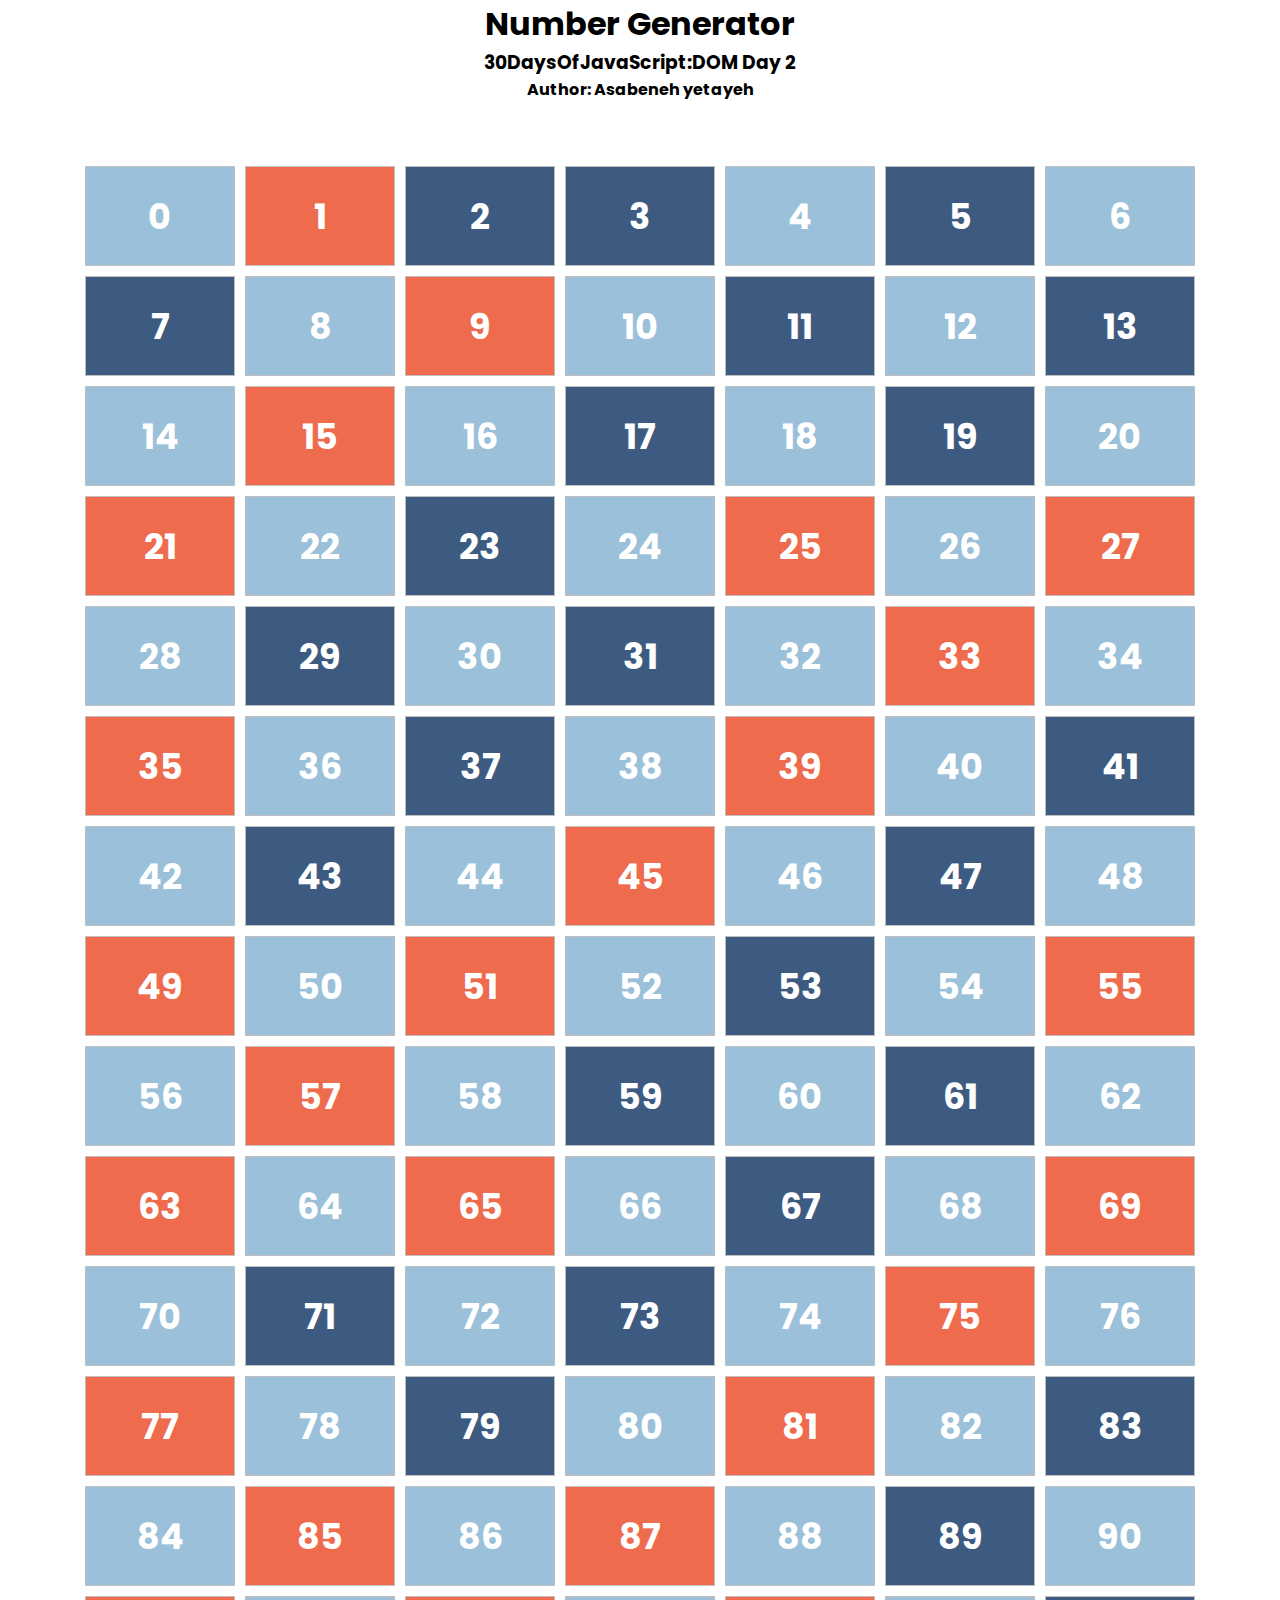
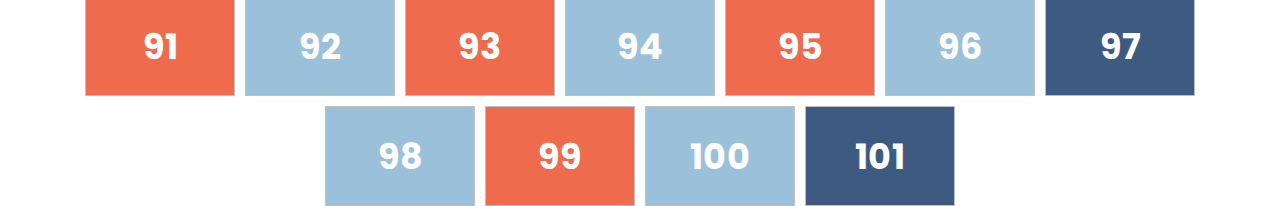
<file: project1/index.html>
<!DOCTYPE html>
<html lang="en">
  <head>
    <meta charset="UTF-8" />
    <meta http-equiv="X-UA-Compatible" content="IE=edge" />
    <meta name="viewport" content="width=device-width, initial-scale=1.0" />
    <link rel="stylesheet" href="index.css" />
    <link rel="preconnect" href="https://fonts.googleapis.com" />
    <link rel="preconnect" href="https://fonts.gstatic.com" crossorigin />
    <link
      href="https://fonts.googleapis.com/css2?family=Poppins:wght@300;400;600;700&display=swap"
      rel="stylesheet"
    />
    <title>30DaysOfScript</title>
  </head>
  <body>
    <div class="container">
      <h1>Number Generator</h1>
      <h3>30DaysOfJavaScript:DOM Day 2</h3>
      <h4>Author: Asabeneh yetayeh</h4>
    </div>

    <!--New-->
    <div class="numbers-container">
      <div class="numbers-wrapper"></div>
    </div>

    <script src="domMan.js"></script>
    
  </body>
</html>
</file>
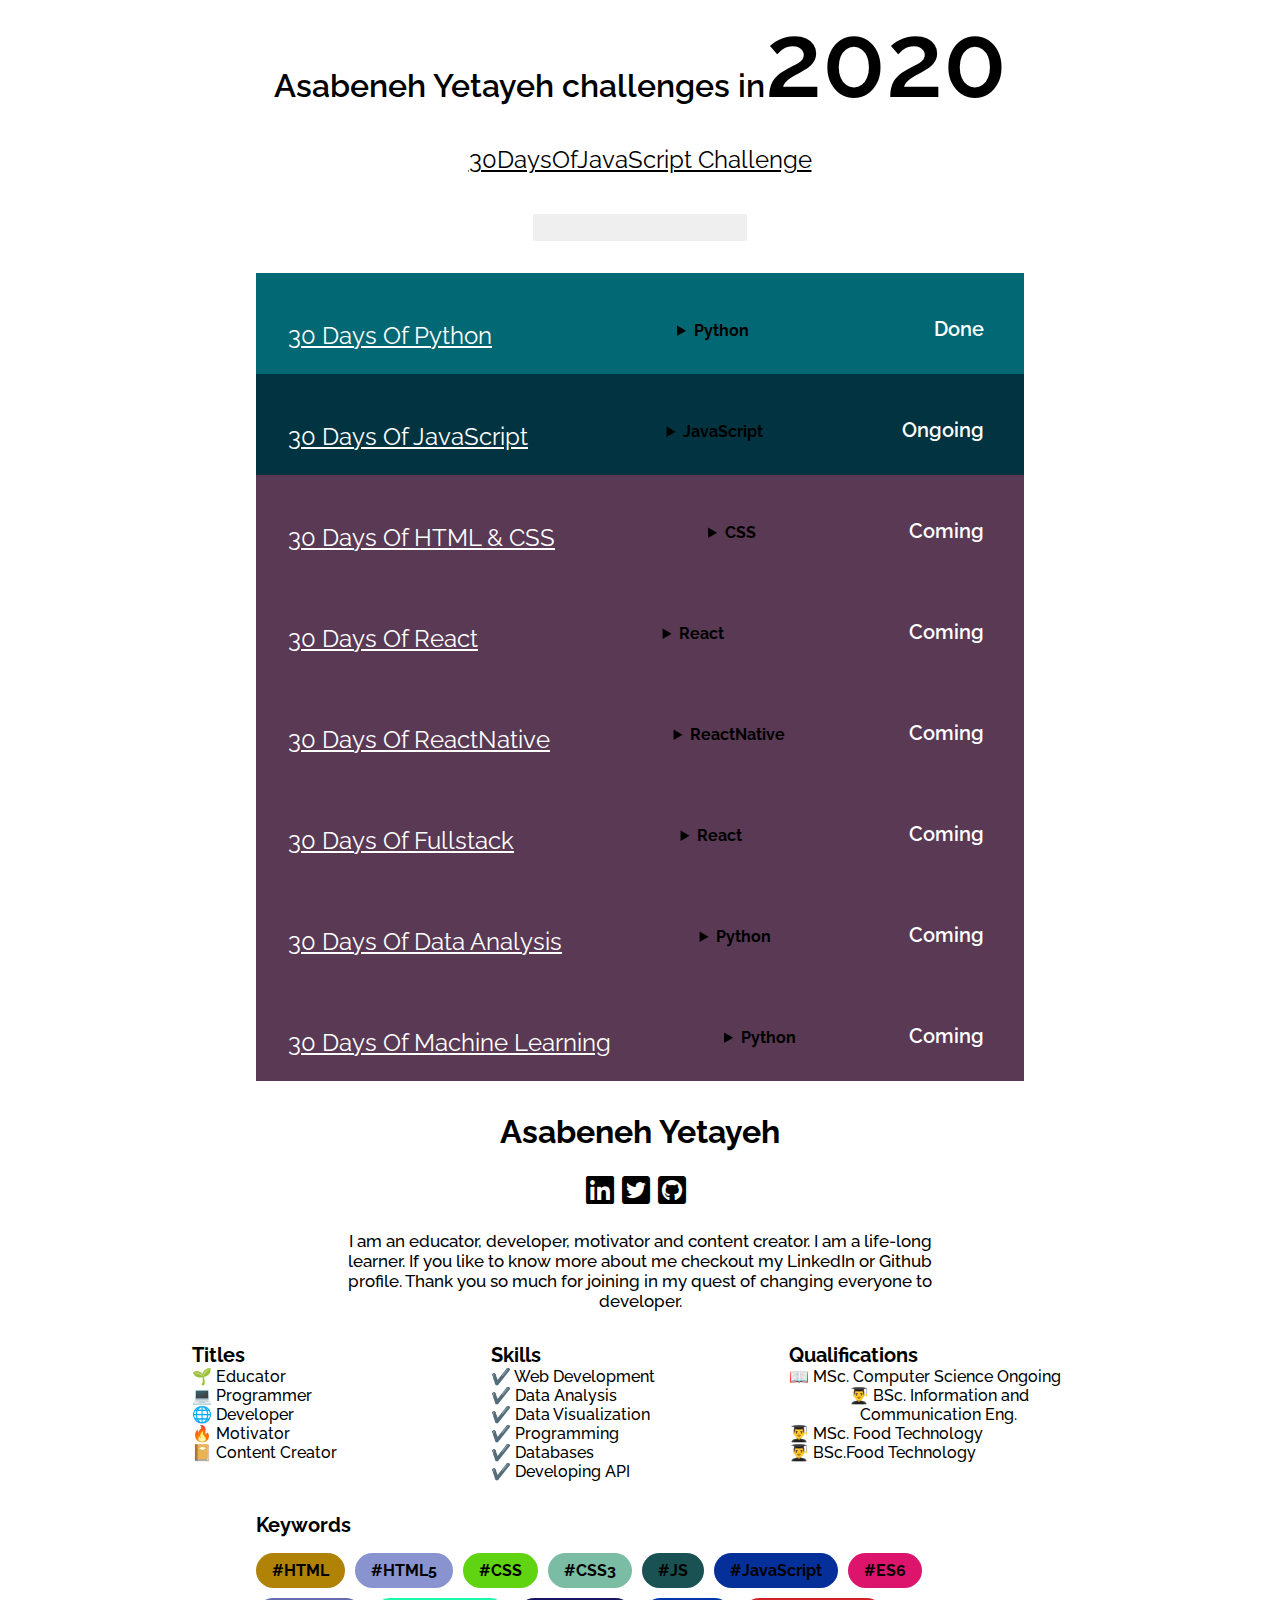
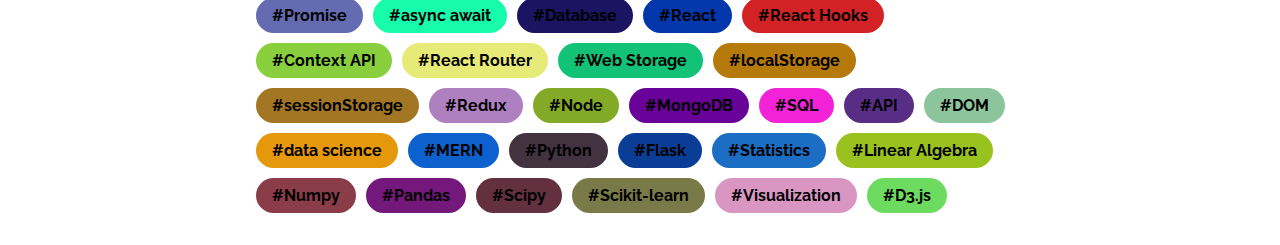
<file: project3/index.html>
<!DOCTYPE html>
<html lang="en">
  <head>
    <title>30DaysOfJavaScript:22 Day: Challenge Info</title>
    <meta charset="UTF-8">
    <link rel="preconnect" href="https://fonts.googleapis.com" />
    <link rel="preconnect" href="https://fonts.gstatic.com" crossorigin />
    <link rel="stylesheet" href="https://cdnjs.cloudflare.com/ajax/libs/font-awesome/5.15.1/css/all.min.css" />
    <link
      href="https://fonts.googleapis.com/css2?family=Raleway:wght@400;500;600;700;800&display=swap"
      rel="stylesheet"
    />
    <link rel="stylesheet" href="style.css" />
  </head>

  <body>
    <div class="wrapper">
      

      <ul>
        
      </ul>

      
    </div>

    
    <script src="project3.js"></script>
  </body>
</html>
</file>
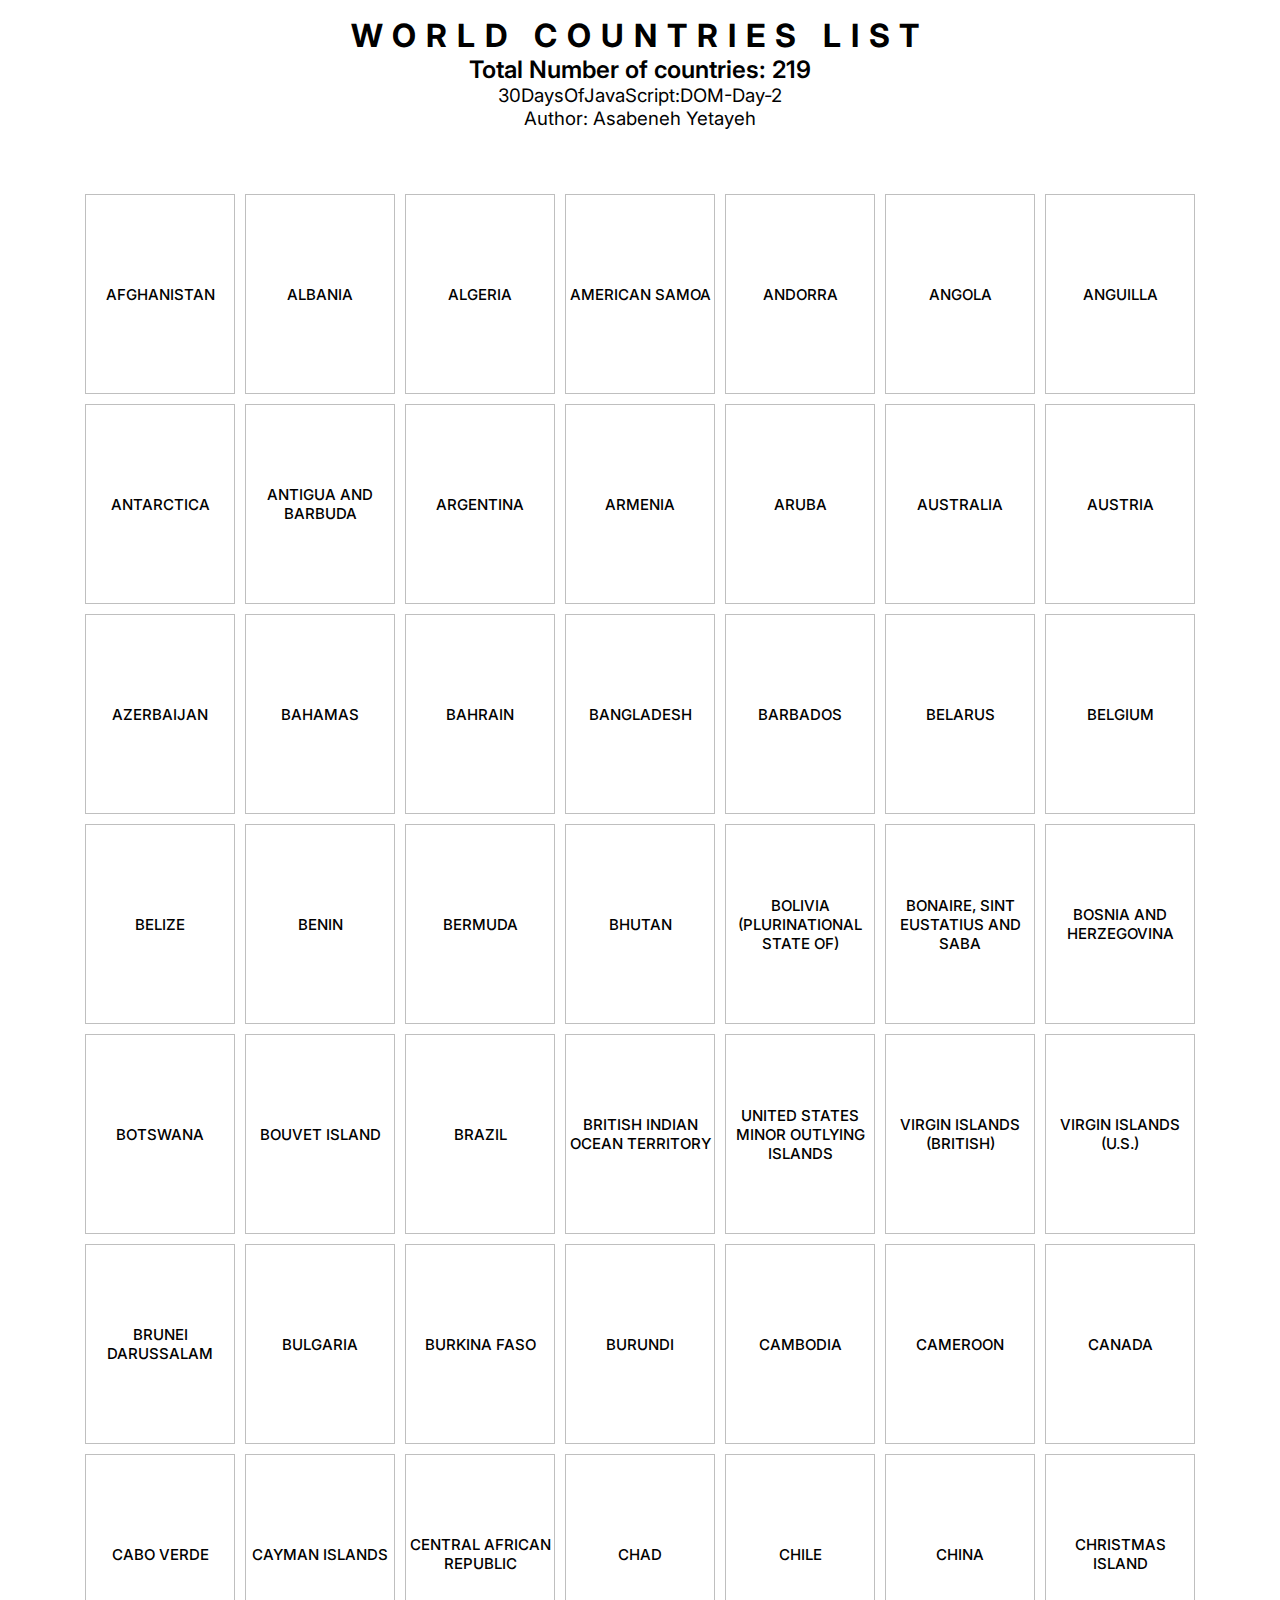
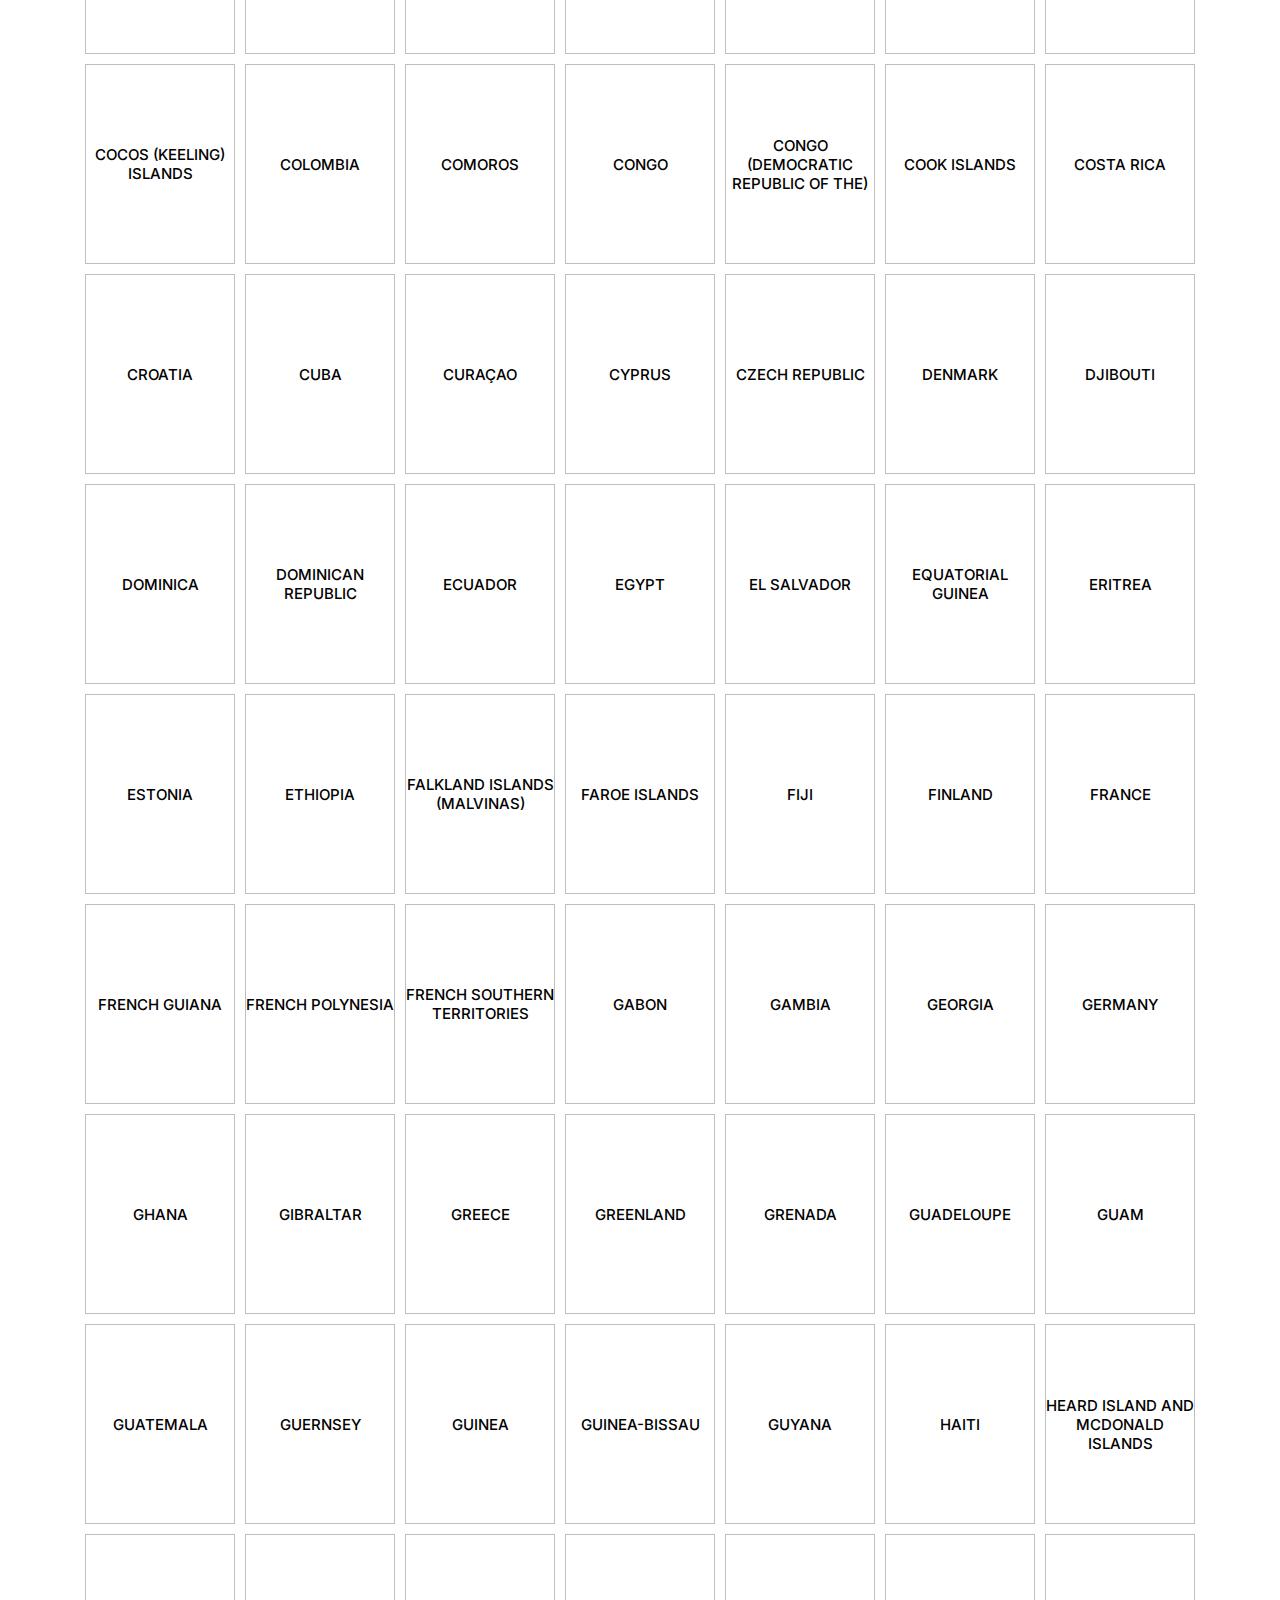
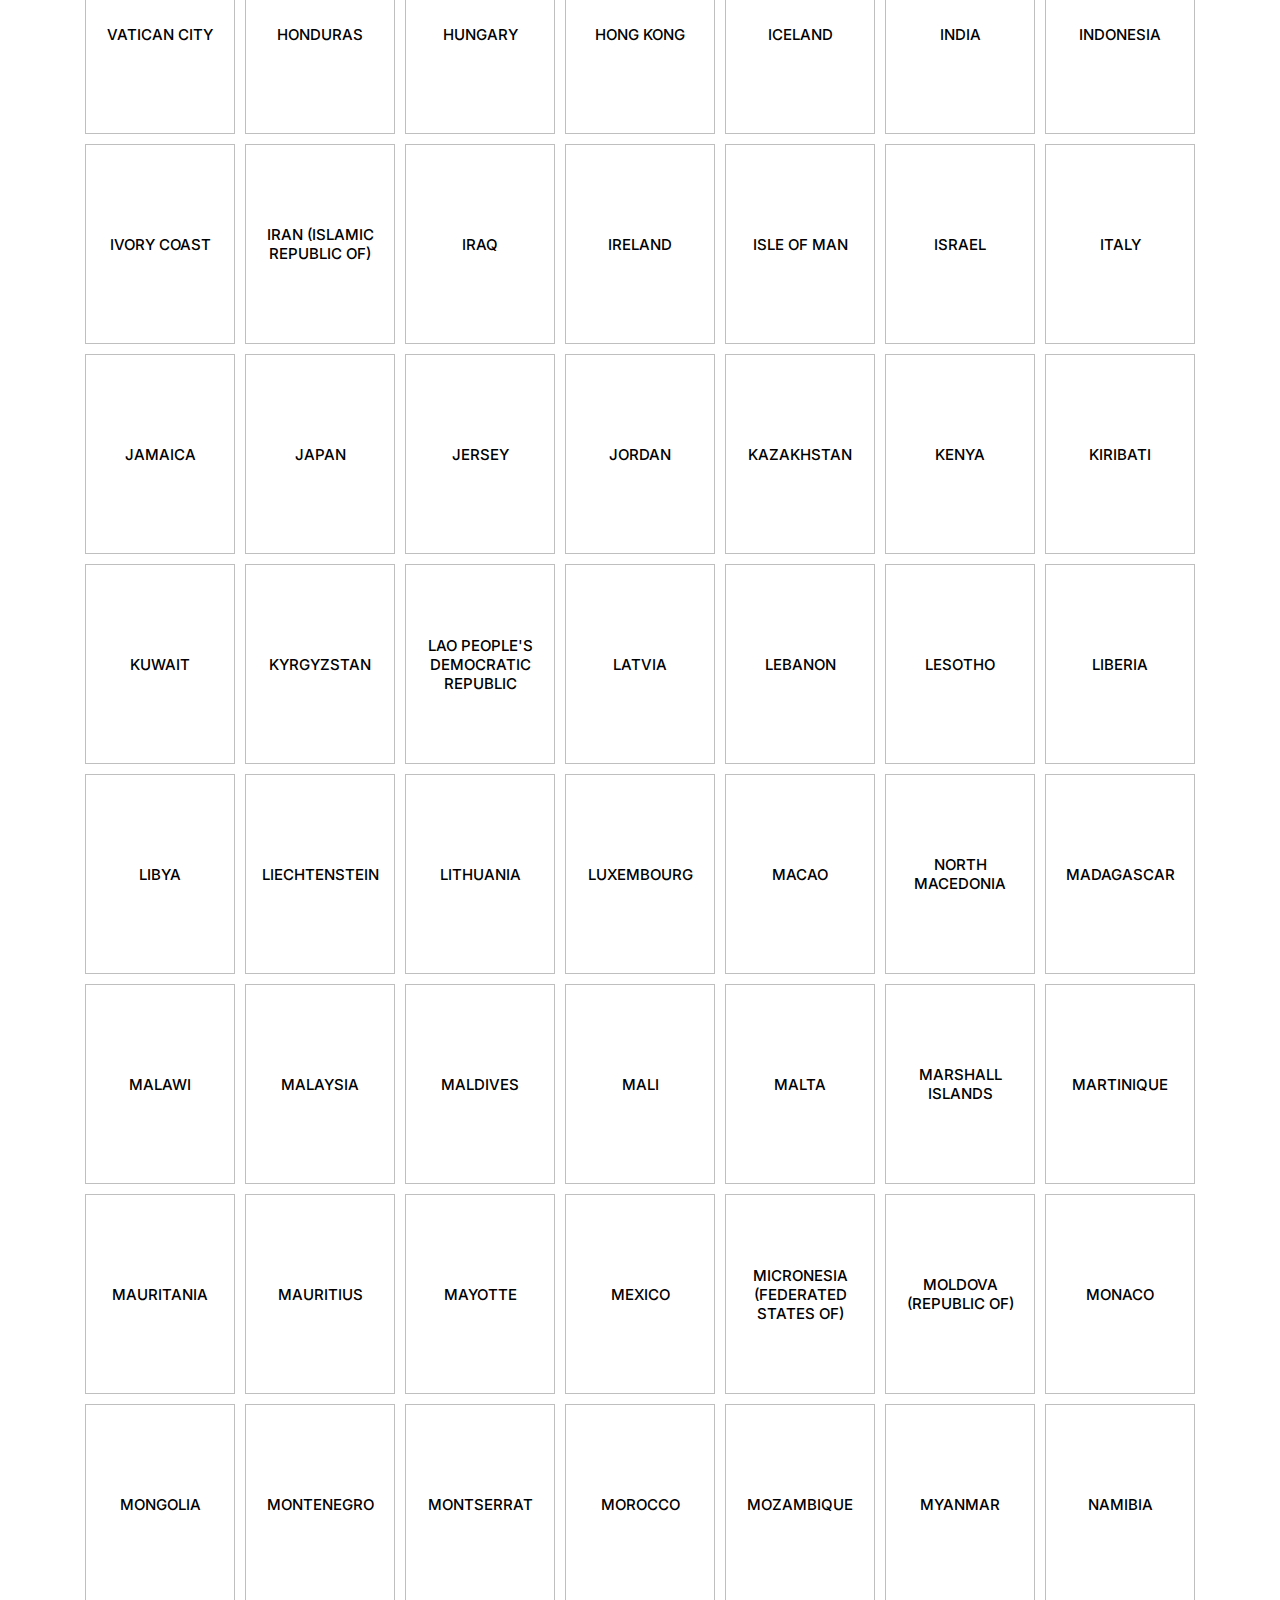
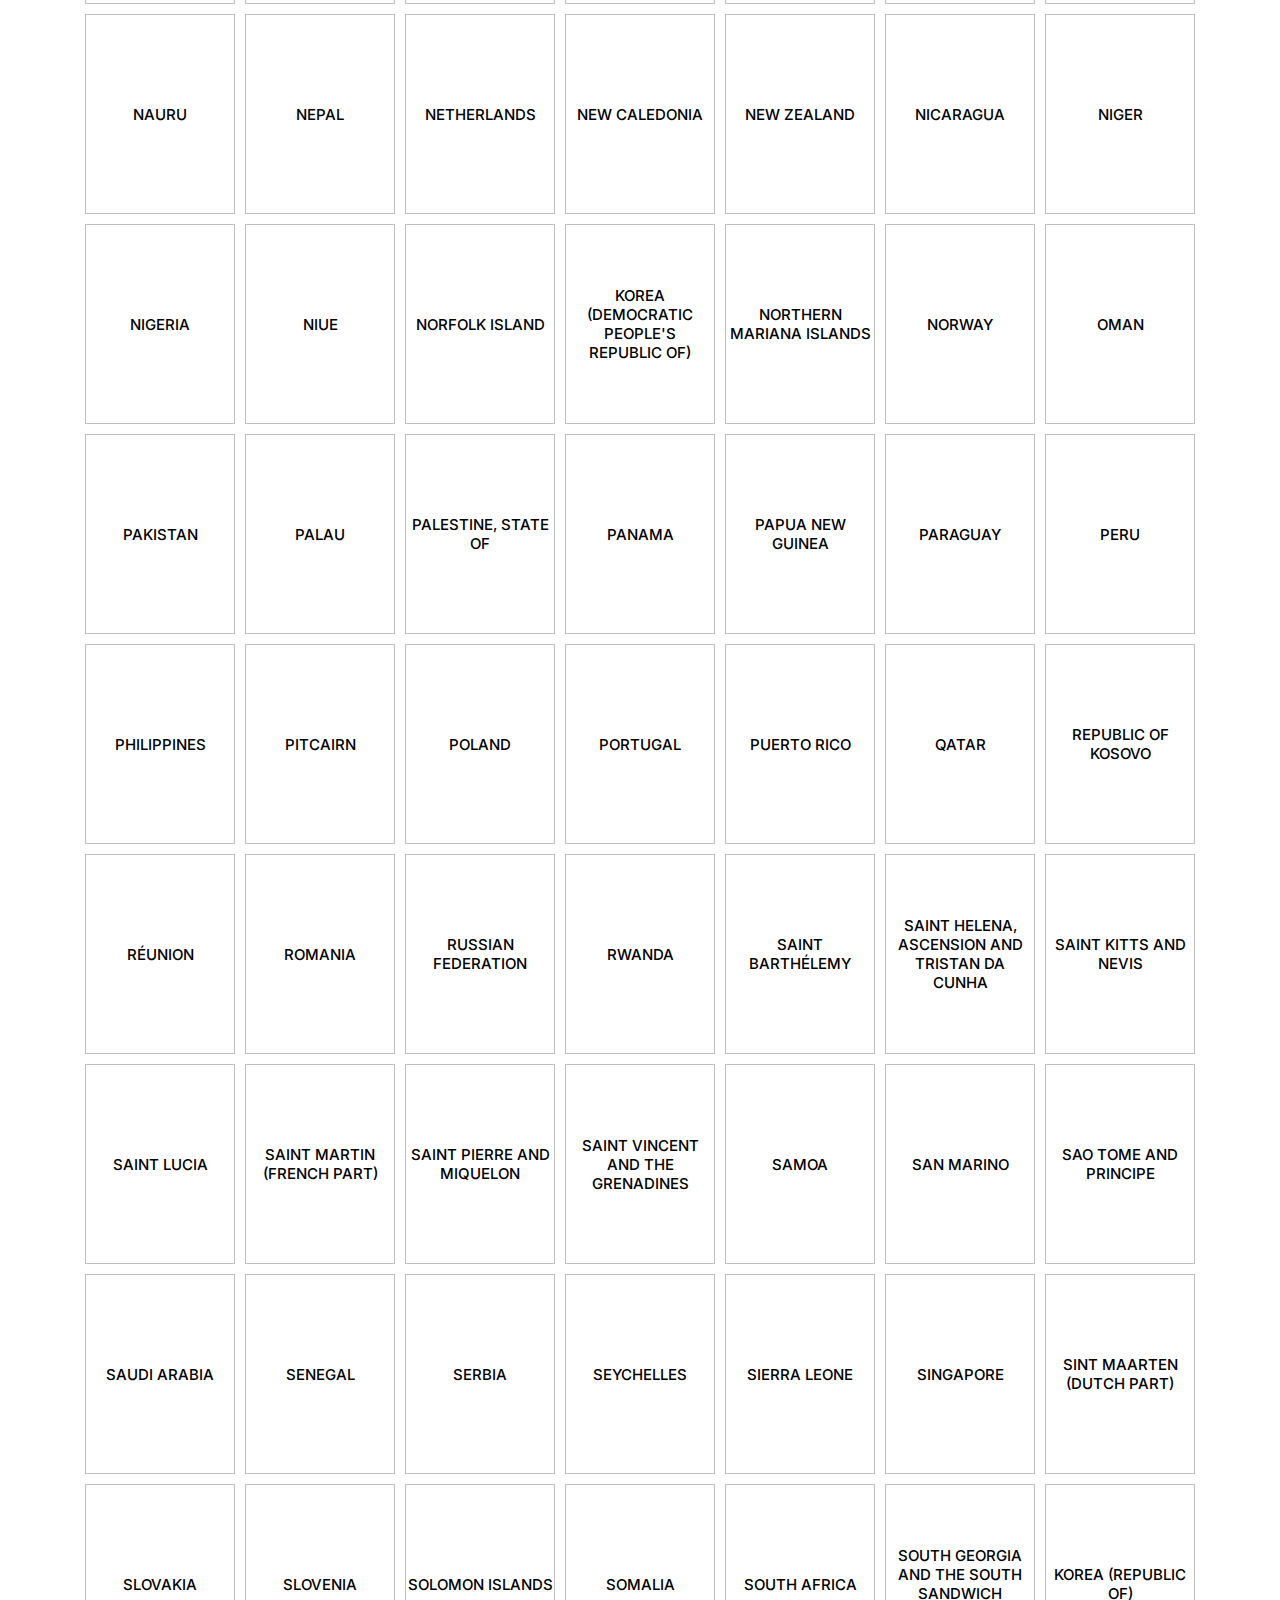
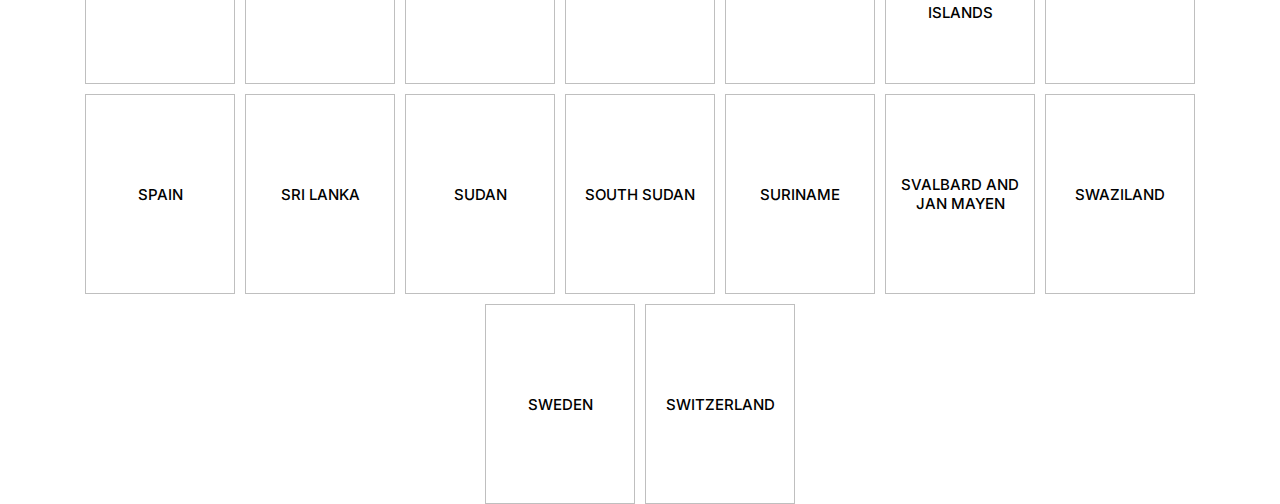
<file: project2/project2.html>
<!DOCTYPE html>
<html lang="en">
  <head>
    <link rel="preconnect" href="https://fonts.googleapis.com" />
    <link rel="preconnect" href="https://fonts.gstatic.com" crossorigin />
    <link
      href="https://fonts.googleapis.com/css2?family=Inter:wght@400;500;600;700&display=swap"
      rel="stylesheet"
    />
    <link rel="stylesheet" href="project.css" />
    <title>30DaysOfJavaScript:22 Day: World Countries List</title>
  </head>

  <body>
    <header class="header">
      <h2>World Countries List</h2>
      <h4 id="total-countries"></h4>
      <h3>30DaysOfJavaScript:DOM-Day-2</h3>
      <h3>Author: Asabeneh Yetayeh</h3>
    </header>

    <div class="countries-container">
      <div class="countries-wrapper"></div>
    </div>

    <script src="Project2.js"></script>
  </body>
</html>
</file>
<file: project1/index.css>
* {
  font-family: "Inter", sans-serif;
  margin: 0;
  padding: 0;
  box-sizing: border-box;
}


h1,
h3,
h4 {
  text-align: center;
  font-family: "Poppins", sans-serif;
}

.container {
  text-align: center;
  margin: 0 auto;
  
}


/*New*/
.cards-styling {
  text-transform: upperCase;
  font-weight: 500;
  border: 1px solid #bfbfbf;
  font-size: 35px;
  width: 150px;
  height: 100px;
  text-align: center;
  display: flex;
  justify-content: center;
  align-items: center;
  color: white;
  font-weight: 700;
  font-family: "Poppins", sans-serif;
}

.numbers-wrapper {
  display: flex;
  justify-content: center;
  flex-wrap: wrap;
  gap: 10px;
}

.numbers-container {
    max-width: 90%;
    margin: 0 auto;
    margin-top: 4em;
}
</file>
<file: project3/style.css>
* {
  margin: 0;
  padding: 0;
  box-sizing: border-box;
  font-family: "Raleway", sans-serif;
}

.title {
  font-weight: 600;
  text-align: center;
}

span {
  font-size: 1.8em;
  font-weight: 600;
}

a {
  color: black;
  font-weight: 400;
  text-align: center;
  display: block;
  font-size: 24px;
  text-decoration: underline;
  margin-top: 1em;
}

button {
  display: block;
  border: none;
  margin: 0 auto;
  margin-top: 3em;
  padding: 1em 8em;
}

.wrapper {
  text-align: center;
}

ul {
  display: inline-block;
  margin-top: 2em;
  list-style: none;
  width: 60%;
}

li {
  text-align: left;
  padding-top: 1.5em;
  padding-bottom: 1.5em;
  padding-left: 2em;
  display: flex;
  justify-content: space-between;
}

li a {
  color: white;
  cursor: pointer;
}

li span {
  color: white;
  font-size: 20px;
  margin-top: 1em;
  padding-right: 2em;
  text-decoration: none;
}

details {
  margin-top: 1.5em;
}

summary {
  font-weight: bold;
}

h2 {
  margin-top: 1em;
  font-size: 2em;
}

.social-link {
  display: flex;
  margin: 0 auto;
  justify-content: center;
  gap: 0.5em;
}

.personality {
  margin: 0 auto;
  margin-top: 1.5em;
  width: 50%;
  font-size: 17px;
  font-weight: 500;
}

.secondDiv {
  display: flex;
  margin: 0 auto;
  margin-top: 2em;
  width: 70%;
}

.skillsList,
.titlesList,
.qualificationsList {
  width: 35%;
  margin: 0 auto;
}

.titlesKey,
.skillsKey,
.qualificationKey,
.keywordKey {
  text-align: left;
  font-weight: 700;
  font-size: 20px;
}

.arrayElements {
  margin: 0;
  padding: 0;
}

.titleElements,
.skillElements,
.qualificationElements {
  font-weight: 500;
  margin: 0;
  padding: 0;
  text-align: center;
}

.keywordsDiv {
  margin-top: 2em;
  margin-bottom: 2em;
}

.keywordList {
  display: flex;
  flex-wrap: wrap;
  gap: 10px;
  margin: 0 auto;
  margin-top: 1em;
}

.keywordKey {
  width: 60%;
  margin: 0 auto;
}
</file>
<file: project2/project.css>
* {
  font-family: "Inter", sans-serif;
  margin: 0;
  padding: 0;
  box-sizing: border-box;
}

h2 {
  font-size: 2em;
  text-align: center;
  text-transform: uppercase;
  letter-spacing: 10px;
  margin-top: 0.5em;
}

h3 {
  text-align: center;
  font-weight: 400;
}

h4 {
  text-align: center;
  margin-top: 0;
  padding-top: 0;
  font-weight: 600;
}

.cards-styling {
  text-transform: upperCase;
  font-weight: 500;
  border: 1px solid #bfbfbf;
  font-size: 15px;
  width: 150px;
  height: 200px;
  text-align: center;
  display: flex;
  justify-content: center;
  align-items: center;
}

.countries-wrapper {
  display: flex;
  justify-content: center;
  flex-wrap: wrap;
  gap: 10px;
}

.countries-container {
    max-width: 90%;
    margin: 0 auto;
    margin-top: 4em;
}
</file>
